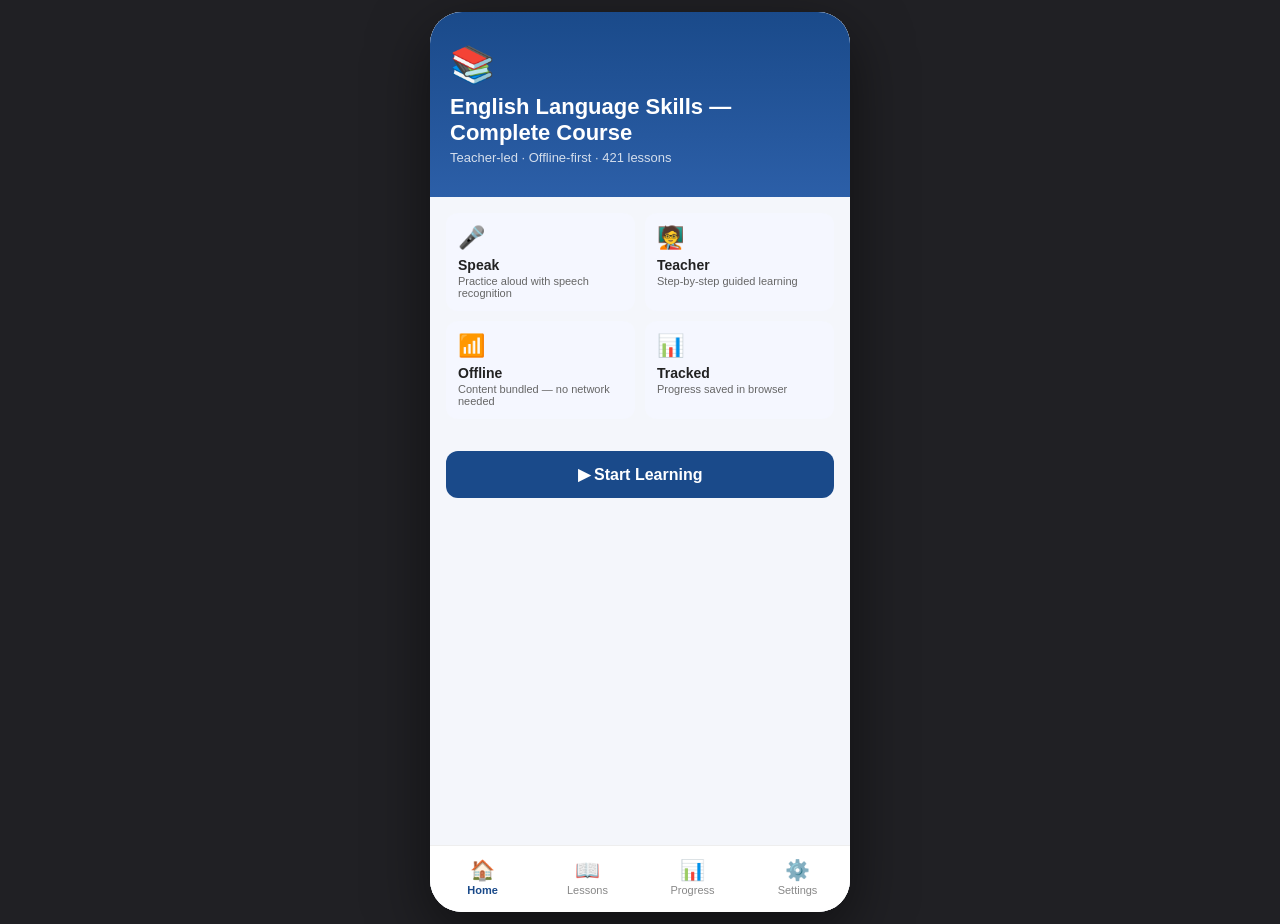
<file: web/index.html>
<!DOCTYPE html>
<html lang="en">
<head>
  <meta charset="UTF-8">
  <meta name="viewport" content="width=device-width, initial-scale=1, maximum-scale=1">
  <title>Englive — English Language Skills</title>
  <link rel="stylesheet" href="style.css?v=23">
</head>
<body>
  <div id="phone">
    <div id="app">
      <div class="loading">Loading course…</div>
    </div>
  </div>
  <script src="app.js?v=23"></script>
</body>
</html>
</file>
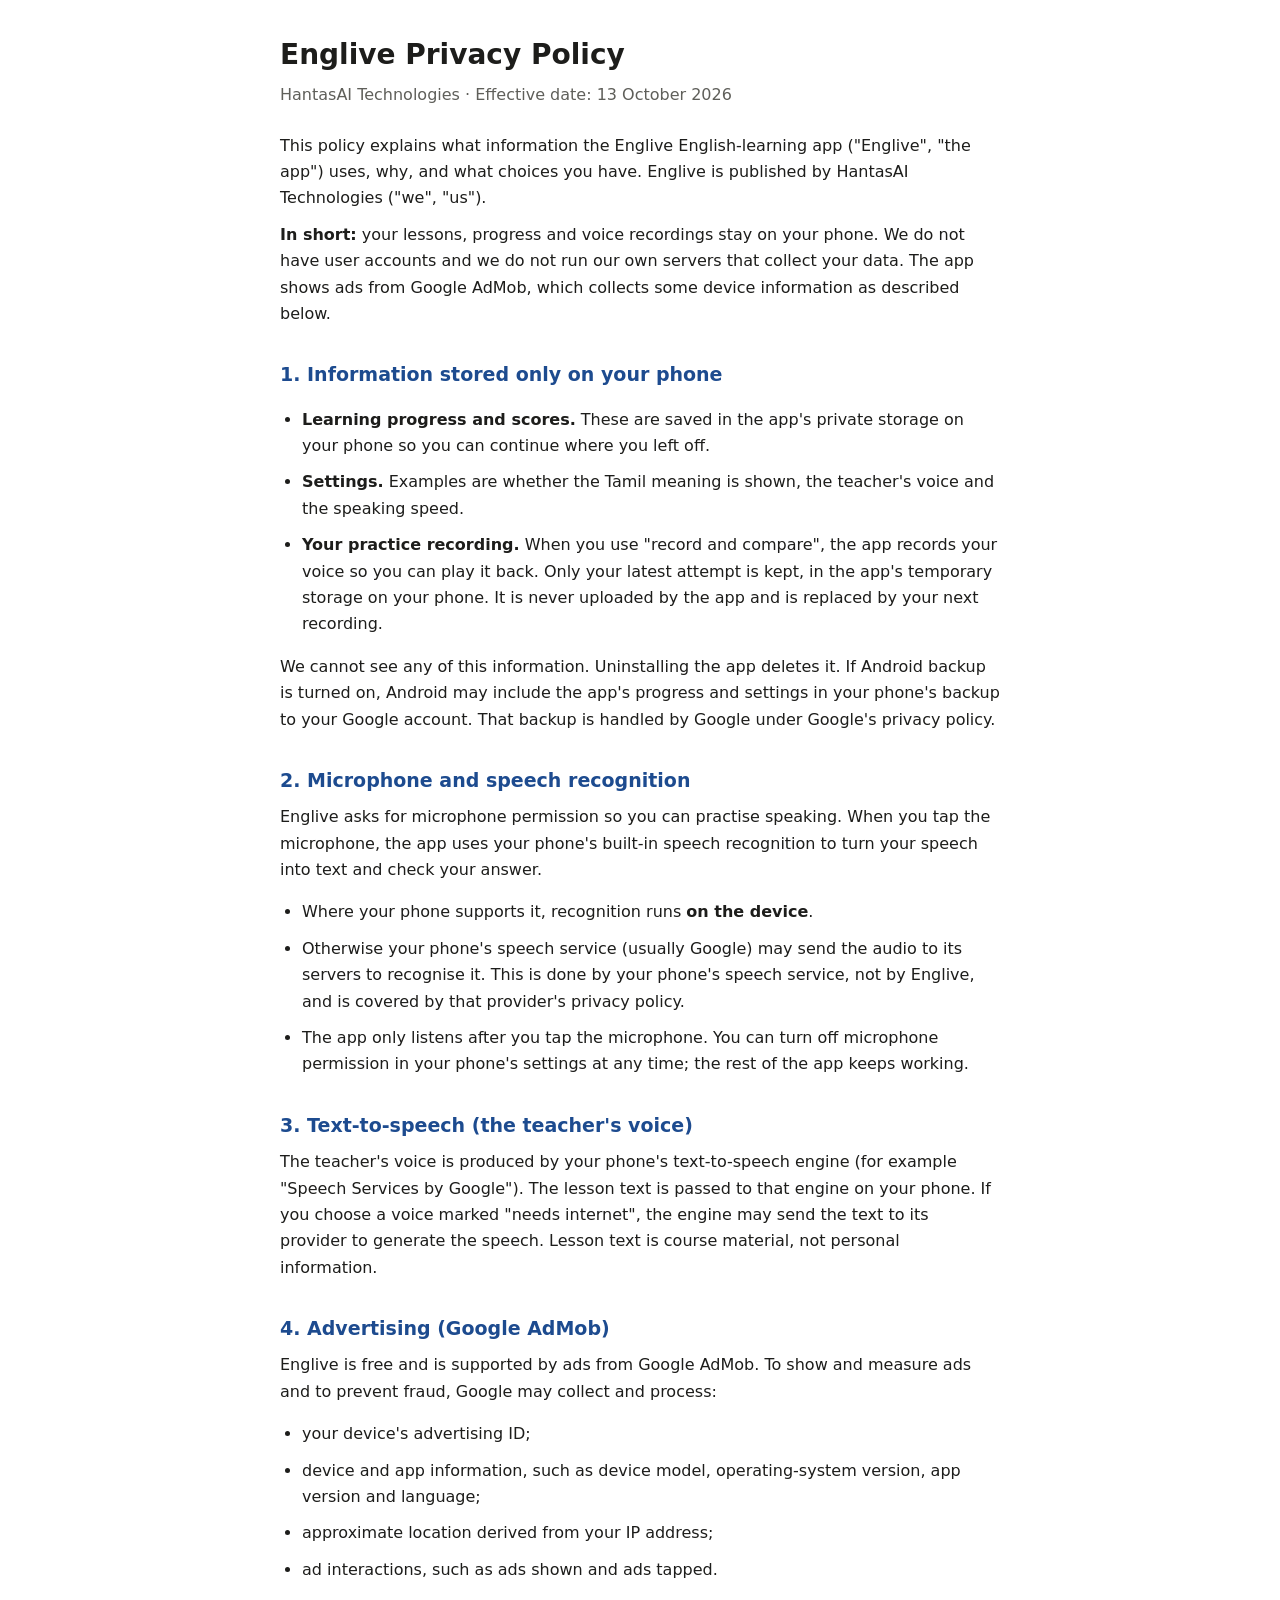
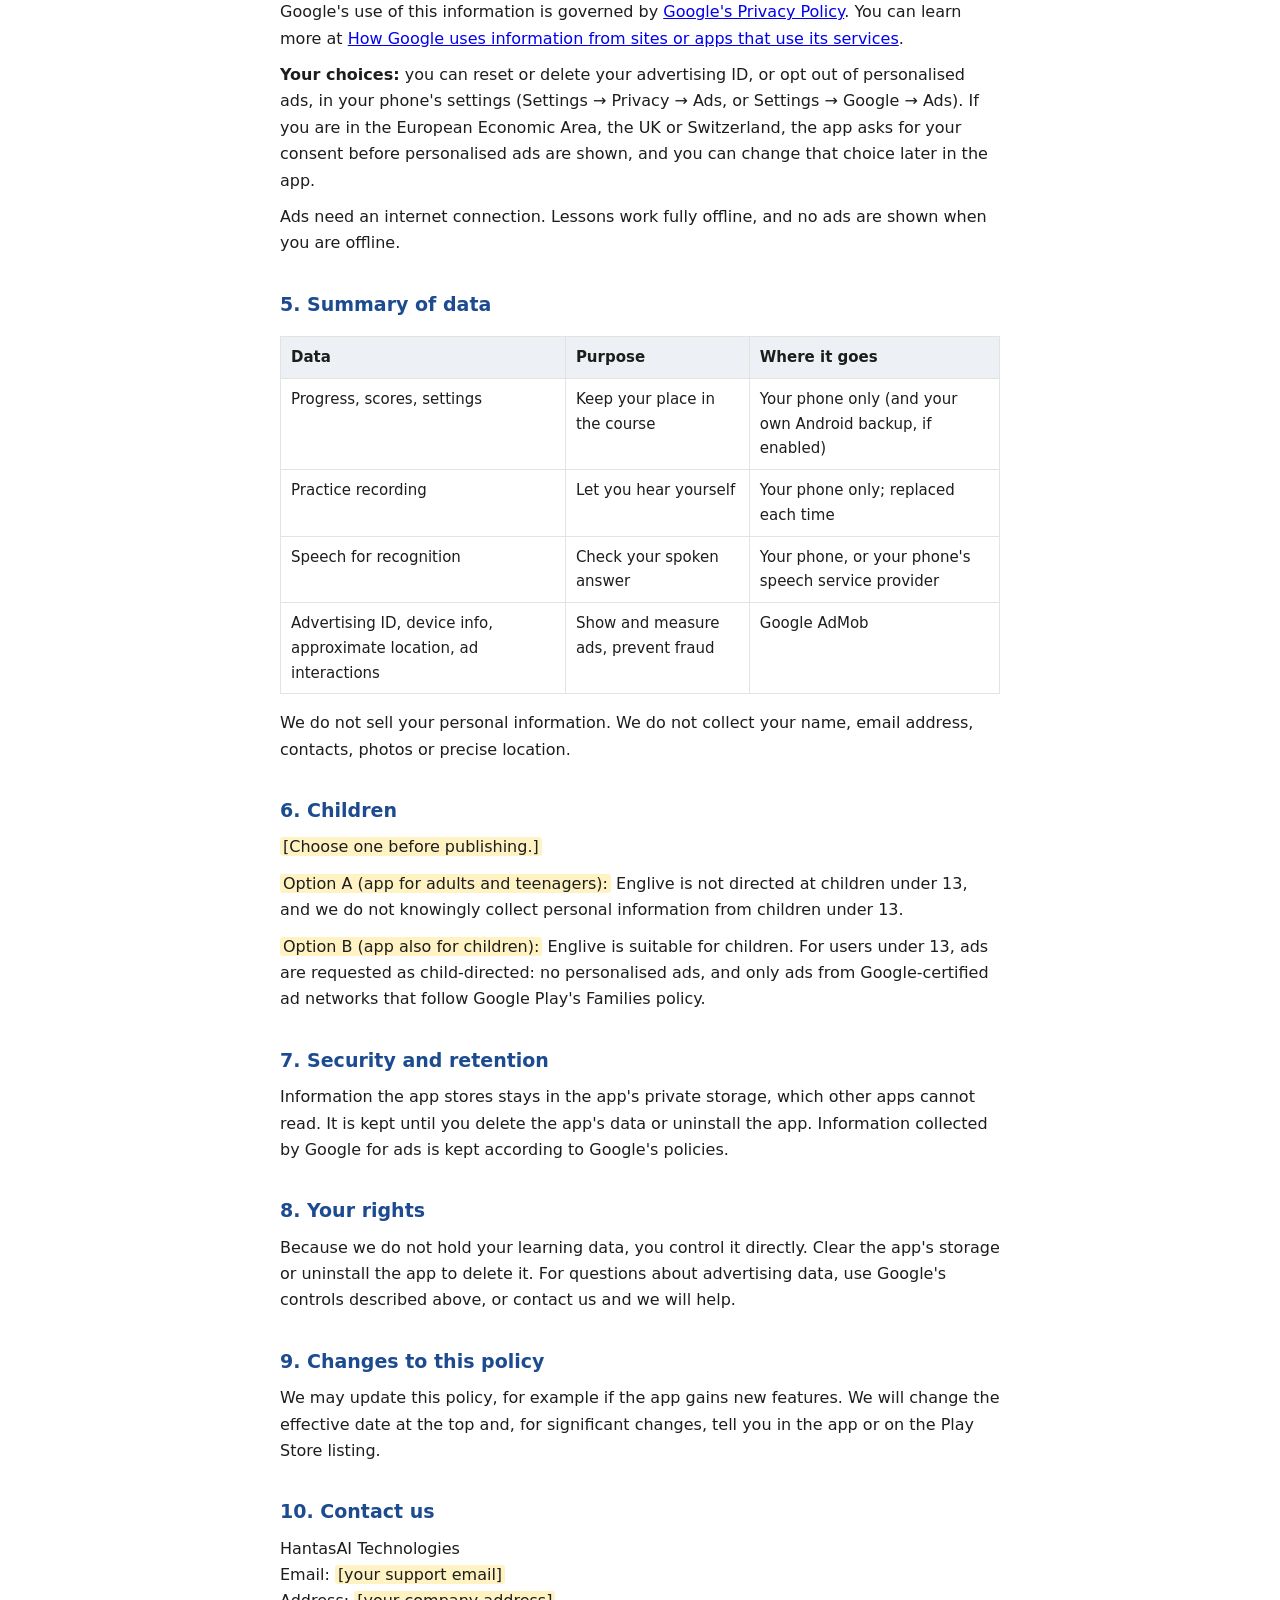
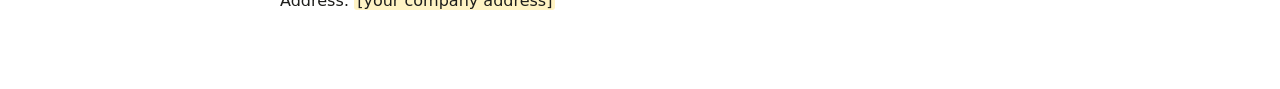
<file: docs/privacy-policy.html>
<!doctype html>
<html lang="en">
<head>
<meta charset="utf-8">
<meta name="viewport" content="width=device-width, initial-scale=1">
<title>Englive Privacy Policy</title>
<style>
  :root { --bg:#ffffff; --text:#1d1d1b; --muted:#5f5f5a; --line:#e3e3df; --accent:#1d4b8f; --mark:#fff3c4; }
  @media (prefers-color-scheme: dark) { :root { --bg:#161615; --text:#ececea; --muted:#a6a6a0; --line:#333331; --accent:#8fb4f0; --mark:#4a3f12; } }
  body { margin:0; background:var(--bg); color:var(--text); font:16px/1.65 system-ui, -apple-system, "Segoe UI", sans-serif; }
  main { max-width:720px; margin:0 auto; padding:32px 16px 64px; }
  h1 { font-size:28px; margin:0 0 4px; }
  h2 { font-size:19px; margin:32px 0 8px; color:var(--accent); }
  p, li { margin:0 0 10px; }
  ul { padding-left:22px; }
  .meta { color:var(--muted); margin-bottom:24px; }
  mark { background:var(--mark); color:inherit; padding:0 3px; border-radius:3px; }
  table { border-collapse:collapse; width:100%; margin:8px 0 16px; font-size:15px; }
  th, td { border:1px solid var(--line); padding:8px 10px; text-align:left; vertical-align:top; }
  th { background:color-mix(in srgb, var(--accent) 8%, transparent); }
  .wrap { overflow-x:auto; }
</style>
</head>
<body>
<main>
  <h1>Englive Privacy Policy</h1>
  <p class="meta">HantasAI Technologies · Effective date: 13 October 2026</p>

  <p>This policy explains what information the Englive English-learning app ("Englive", "the app") uses, why, and what choices you have. Englive is published by HantasAI Technologies ("we", "us").</p>
  <p><strong>In short:</strong> your lessons, progress and voice recordings stay on your phone. We do not have user accounts and we do not run our own servers that collect your data. The app shows ads from Google AdMob, which collects some device information as described below.</p>

  <h2>1. Information stored only on your phone</h2>
  <ul>
    <li><strong>Learning progress and scores.</strong> These are saved in the app's private storage on your phone so you can continue where you left off.</li>
    <li><strong>Settings.</strong> Examples are whether the Tamil meaning is shown, the teacher's voice and the speaking speed.</li>
    <li><strong>Your practice recording.</strong> When you use "record and compare", the app records your voice so you can play it back. Only your latest attempt is kept, in the app's temporary storage on your phone. It is never uploaded by the app and is replaced by your next recording.</li>
  </ul>
  <p>We cannot see any of this information. Uninstalling the app deletes it. If Android backup is turned on, Android may include the app's progress and settings in your phone's backup to your Google account. That backup is handled by Google under Google's privacy policy.</p>

  <h2>2. Microphone and speech recognition</h2>
  <p>Englive asks for microphone permission so you can practise speaking. When you tap the microphone, the app uses your phone's built-in speech recognition to turn your speech into text and check your answer.</p>
  <ul>
    <li>Where your phone supports it, recognition runs <strong>on the device</strong>.</li>
    <li>Otherwise your phone's speech service (usually Google) may send the audio to its servers to recognise it. This is done by your phone's speech service, not by Englive, and is covered by that provider's privacy policy.</li>
    <li>The app only listens after you tap the microphone. You can turn off microphone permission in your phone's settings at any time; the rest of the app keeps working.</li>
  </ul>

  <h2>3. Text-to-speech (the teacher's voice)</h2>
  <p>The teacher's voice is produced by your phone's text-to-speech engine (for example "Speech Services by Google"). The lesson text is passed to that engine on your phone. If you choose a voice marked "needs internet", the engine may send the text to its provider to generate the speech. Lesson text is course material, not personal information.</p>

  <h2>4. Advertising (Google AdMob)</h2>
  <p>Englive is free and is supported by ads from Google AdMob. To show and measure ads and to prevent fraud, Google may collect and process:</p>
  <ul>
    <li>your device's advertising ID;</li>
    <li>device and app information, such as device model, operating-system version, app version and language;</li>
    <li>approximate location derived from your IP address;</li>
    <li>ad interactions, such as ads shown and ads tapped.</li>
  </ul>
  <p>Google's use of this information is governed by <a href="https://policies.google.com/privacy">Google's Privacy Policy</a>. You can learn more at <a href="https://policies.google.com/technologies/partner-sites">How Google uses information from sites or apps that use its services</a>.</p>
  <p><strong>Your choices:</strong> you can reset or delete your advertising ID, or opt out of personalised ads, in your phone's settings (Settings → Privacy → Ads, or Settings → Google → Ads). If you are in the European Economic Area, the UK or Switzerland, the app asks for your consent before personalised ads are shown, and you can change that choice later in the app.</p>
  <p>Ads need an internet connection. Lessons work fully offline, and no ads are shown when you are offline.</p>

  <h2>5. Summary of data</h2>
  <div class="wrap">
  <table>
    <tr><th>Data</th><th>Purpose</th><th>Where it goes</th></tr>
    <tr><td>Progress, scores, settings</td><td>Keep your place in the course</td><td>Your phone only (and your own Android backup, if enabled)</td></tr>
    <tr><td>Practice recording</td><td>Let you hear yourself</td><td>Your phone only; replaced each time</td></tr>
    <tr><td>Speech for recognition</td><td>Check your spoken answer</td><td>Your phone, or your phone's speech service provider</td></tr>
    <tr><td>Advertising ID, device info, approximate location, ad interactions</td><td>Show and measure ads, prevent fraud</td><td>Google AdMob</td></tr>
  </table>
  </div>
  <p>We do not sell your personal information. We do not collect your name, email address, contacts, photos or precise location.</p>

  <h2>6. Children</h2>
  <p><mark>[Choose one before publishing.]</mark></p>
  <p><mark>Option A (app for adults and teenagers):</mark> Englive is not directed at children under 13, and we do not knowingly collect personal information from children under 13.</p>
  <p><mark>Option B (app also for children):</mark> Englive is suitable for children. For users under 13, ads are requested as child-directed: no personalised ads, and only ads from Google-certified ad networks that follow Google Play's Families policy.</p>

  <h2>7. Security and retention</h2>
  <p>Information the app stores stays in the app's private storage, which other apps cannot read. It is kept until you delete the app's data or uninstall the app. Information collected by Google for ads is kept according to Google's policies.</p>

  <h2>8. Your rights</h2>
  <p>Because we do not hold your learning data, you control it directly. Clear the app's storage or uninstall the app to delete it. For questions about advertising data, use Google's controls described above, or contact us and we will help.</p>

  <h2>9. Changes to this policy</h2>
  <p>We may update this policy, for example if the app gains new features. We will change the effective date at the top and, for significant changes, tell you in the app or on the Play Store listing.</p>

  <h2>10. Contact us</h2>
  <p>HantasAI Technologies<br>
  Email: <mark>[your support email]</mark><br>
  Address: <mark>[your company address]</mark></p>
</main>
</body>
</html>
</file>
<file: web/style.css>
/* Englive Web — mirrors the Android brand colors */
:root {
  --primary: #1A4A8A;
  --primary-2: #2C5FA8;
  --accent: #F5A623;
  --success: #2E7D32;
  --error: #C62828;
  --bg: #F4F6FB;
  --surface: #FFFFFF;
  --surface-2: #F5F7FF;
  --card-border: #E8EAF6;
  --muted: #666;
  --muted-2: #888;
  --divider: #EEE;
  --pill: #D6E4FF;
  --bubble-teacher: #E8EEF9;
  --bubble-student: #E8F5E9;
}

* { box-sizing: border-box; }
html, body { margin: 0; padding: 0; font-family: -apple-system, BlinkMacSystemFont, "Segoe UI", Roboto, sans-serif; background: #202024; color: #222; }

/* Phone-shaped frame so laptop preview feels like Android */
#phone {
  width: 420px;
  max-width: 100vw;
  height: 100vh;
  max-height: 900px;
  margin: 12px auto;
  border-radius: 32px;
  overflow: hidden;
  background: var(--bg);
  box-shadow: 0 20px 60px rgba(0,0,0,.5);
  position: relative;
  display: flex;
  flex-direction: column;
}
@media (max-width: 500px) {
  #phone { width: 100vw; height: 100vh; max-height: none; margin: 0; border-radius: 0; }
}

#app { flex: 1; display: flex; flex-direction: column; overflow: hidden; }
.screen { flex: 1; display: flex; flex-direction: column; overflow: hidden; background: var(--bg); }

.loading { padding: 40px; text-align: center; color: var(--muted); }

/* ── Top bar ────────────────────────────────────────────────── */
.topbar {
  background: linear-gradient(180deg, var(--primary) 0%, var(--primary-2) 100%);
  color: white;
  padding: 20px 16px 18px;
  display: flex;
  align-items: center;
  gap: 8px;
}
.topbar .back { background: none; border: none; color: white; font-size: 22px; padding: 4px 8px; cursor: pointer; }
.topbar .title { font-weight: bold; font-size: 16px; flex: 1; line-height: 1.2; }
.topbar .subtitle { font-size: 12px; opacity: .8; }
.topbar .badge {
  background: var(--pill); color: var(--primary);
  border-radius: 8px; padding: 4px 10px; font-size: 13px; font-weight: bold;
}
.topbar .mute-btn { background: none; border: none; color: white; font-size: 20px; cursor: pointer; opacity: .8; }
.topbar .mute-btn.muted { color: #ffb3b3; opacity: 1; }

/* ── Scrolling body ─────────────────────────────────────────── */
.body { flex: 1; overflow-y: auto; padding: 16px; }
.body.pad0 { padding: 0; }

/* ── Progress bar strip ─────────────────────────────────────── */
.progress-strip { height: 4px; background: #E8EAF6; overflow: hidden; }
.progress-strip .fill { height: 100%; background: var(--accent); transition: width .3s; }

/* ── Card ───────────────────────────────────────────────────── */
.card {
  background: var(--surface);
  border-radius: 14px;
  padding: 14px;
  margin-bottom: 12px;
  box-shadow: 0 1px 2px rgba(0,0,0,.05);
}
.card.clickable { cursor: pointer; }
.card.clickable:active { background: #F0F2F8; }

.section-hdr { font-size: 11px; font-weight: bold; color: var(--primary); letter-spacing: 1px; padding: 12px 4px 6px; text-transform: uppercase; }

/* ── Section intro overview card (context, not a lesson) ─────────────────── */
.intro-card {
  background: linear-gradient(180deg, #FFF9E6, #FFF3D6);
  border-left: 3px solid var(--accent);
  border-radius: 10px;
  padding: 12px 14px;
  margin: 4px 0 10px;
}
.intro-hdr {
  font-size: 11px;
  font-weight: bold;
  color: #7B5E00;
  text-transform: uppercase;
  letter-spacing: 1px;
  margin-bottom: 8px;
}
.intro-para {
  font-size: 13px;
  line-height: 1.6;
  color: #5D4037;
  margin-bottom: 8px;
}
.intro-para:last-of-type { margin-bottom: 10px; }
/* ── Module Final Exam card ─────────────────────────────────────────────── */
.exam-card {
  display: flex;
  align-items: center;
  gap: 14px;
  padding: 16px 14px;
  border-radius: 14px;
  margin-top: 20px;
  border-left: 4px solid var(--accent);
  box-shadow: 0 1px 3px rgba(0,0,0,.06);
}
.exam-card.clickable { cursor: pointer; }
.exam-card.clickable:active { filter: brightness(.97); }
.exam-emoji { font-size: 32px; }
.exam-info { flex: 1; }
.exam-title { font-weight: bold; font-size: 14px; color: #333; }
.exam-stat { font-size: 12px; color: #5D4037; margin-top: 3px; }

.intro-listen {
  background: white;
  border: 1px solid #E0C77A;
  color: #7B5E00;
  border-radius: 8px;
  padding: 6px 12px;
  font-size: 12px;
  font-weight: 600;
  cursor: pointer;
}

/* ── Home screen ────────────────────────────────────────────── */
.hero {
  background: linear-gradient(180deg, var(--primary), var(--primary-2));
  color: white;
  padding: 32px 20px;
}
.hero .emoji { font-size: 36px; margin-bottom: 8px; }
.hero h1 { font-size: 22px; margin: 4px 0; }
.hero .tag { font-size: 13px; opacity: .8; margin-top: 4px; }

.feature-grid { display: grid; grid-template-columns: 1fr 1fr; gap: 10px; padding: 16px; }
.feature-card { background: var(--surface-2); border-radius: 12px; padding: 12px; }
.feature-card .fe { font-size: 22px; }
.feature-card .ft { font-weight: 600; font-size: 14px; margin-top: 6px; }
.feature-card .fd { font-size: 11px; color: var(--muted); margin-top: 2px; }

.big-btn {
  display: block; width: calc(100% - 32px); margin: 16px; padding: 14px;
  background: var(--primary); color: white; border: none; border-radius: 12px;
  font-size: 16px; font-weight: 600; cursor: pointer;
}
.big-btn.amber { background: var(--accent); }
.big-btn.success { background: var(--success); }
.big-btn.muted { background: #666; }
.big-btn:disabled { opacity: .4; cursor: not-allowed; }

/* ── Overview: modules ──────────────────────────────────────── */
.overall-card { display: flex; flex-direction: column; gap: 8px; }
.overall-card .row { display: flex; justify-content: space-between; align-items: center; }
.overall-card .pct { color: var(--primary); font-weight: bold; }
.bar { height: 8px; background: #E0E0E0; border-radius: 4px; overflow: hidden; }
.bar .fill { height: 100%; background: var(--primary); transition: width .3s; }
.bar.thin { height: 4px; }
.bar.thin .fill { background: var(--accent); }

.module-card { display: flex; gap: 14px; align-items: center; }
.module-card .icon-box {
  width: 52px; height: 52px; border-radius: 12px;
  background: var(--primary); color: white; font-size: 26px;
  display: flex; align-items: center; justify-content: center;
}
.module-card.done .icon-box { background: var(--success); }
.module-card .info { flex: 1; }
.module-card .name { font-weight: bold; font-size: 14px; }
.module-card .stat { font-size: 11px; color: var(--muted-2); margin-top: 2px; }
.module-card .stat.ok { color: var(--success); }
.module-card .chevron { color: #BBB; font-size: 20px; }

/* ── Lesson list ────────────────────────────────────────────── */
.lesson-card { display: flex; gap: 14px; align-items: center; }
.lesson-card .day-badge {
  width: 44px; height: 44px; border-radius: 10px;
  background: var(--primary); color: white; font-weight: bold;
  display: flex; align-items: center; justify-content: center;
}
.lesson-card.done .day-badge { background: var(--success); }
.lesson-card .info { flex: 1; }
.lesson-card .name { font-weight: 600; font-size: 14px; }
.lesson-card .stat { font-size: 11px; color: var(--muted-2); margin-top: 2px; }
.lesson-card .stat.ok { color: var(--success); }

/* ── Teacher / Lesson screen ────────────────────────────────── */
.chip {
  display: inline-flex; align-items: center; gap: 6px;
  padding: 5px 10px; border-radius: 999px;
  font-size: 12px; font-weight: 600;
}
.chip.listen  { background: #E3F2FD; color: #1565C0; }
.chip.read    { background: #E3F2FD; color: #1565C0; }
.chip.speak   { background: #E8F5E9; color: var(--success); }
.chip.write   { background: #FFF8E1; color: #795548; }
.chip.assess  { background: #F3E5F5; color: #6A1B9A; }
.chip.dis     { background: #E0F7FA; color: #00695C; }
.chip.role    { background: #FCE4EC; color: var(--error); }
.chip.teach   { background: #EEE8AA; color: #7B5E00; }

.teacher-bubble { display: flex; gap: 10px; align-items: flex-start; margin-top: 12px; }
.avatar {
  width: 40px; height: 40px; border-radius: 50%;
  background: var(--primary); color: white;
  display: flex; align-items: center; justify-content: center; font-size: 20px; flex-shrink: 0;
}
.avatar.student { background: var(--success); }
.bubble {
  background: var(--bubble-teacher);
  border-radius: 4px 14px 14px 14px;
  padding: 12px; flex: 1;
  font-size: 14px; line-height: 1.5;
  white-space: pre-line;
  position: relative;
}
.bubble .content-body { transition: filter .3s; }
.bubble.blur .content-body { filter: blur(10px); user-select: none; color: transparent; text-shadow: 0 0 12px rgba(0,0,0,.5); }

/* ── Structured content blocks (rule / example / exception / note) ─────── */
.blk { margin: 6px 0; padding: 8px 10px; border-radius: 8px; border-left: 3px solid #DDD; }
.blk-hdr { font-size: 10px; font-weight: bold; text-transform: uppercase; letter-spacing: 1px; margin-bottom: 4px; opacity: 0.85; }
.blk-txt { font-size: 14px; line-height: 1.5; }
.blk-body { border-left-color: transparent; padding-left: 0; background: transparent; }
.blk-rule { background: #E8EEF9; border-left-color: var(--primary); }
.blk-rule .blk-hdr { color: var(--primary); }
.blk-example { background: #FFF9E6; border-left-color: var(--accent); }
.blk-example .blk-hdr { color: #7B5E00; }
.blk-exception { background: #FFEBEE; border-left-color: var(--error); }
.blk-exception .blk-hdr { color: var(--error); }
.blk-note { background: #F3E5F5; border-left-color: #6A1B9A; }
.blk-note .blk-hdr { color: #6A1B9A; }

/* ── Q&A list ────────────────────────────────────────────────────────── */
.qa-list { display: flex; flex-direction: column; gap: 8px; }
.qa-item { border-left: 2px solid var(--divider); padding: 4px 8px; }
.qa-q { font-size: 14px; line-height: 1.5; }
.qa-a { font-size: 14px; line-height: 1.5; color: var(--success); margin-top: 4px; padding-left: 24px; }
.qa-label { display: inline-block; min-width: 22px; font-size: 10px; font-weight: bold; background: var(--divider); padding: 1px 5px; border-radius: 4px; margin-right: 6px; vertical-align: middle; }
.qa-label.q { background: var(--pill); color: var(--primary); }
.qa-a .qa-label { background: #C8E6C9; color: var(--success); }

/* ── Phrase card (situation → phrase to say) ─────────────────────────── */
.phr-context {
  font-size: 13px; color: var(--muted); line-height: 1.5;
  margin-bottom: 10px; padding: 8px 10px;
  background: #FFF9E6; border-left: 3px solid var(--accent);
  border-radius: 6px;
}
.phr-card {
  background: linear-gradient(180deg, #E8F5E9, #C8E6C9);
  border-radius: 12px; padding: 14px 16px;
  border: 2px solid var(--success);
  text-align: center;
}
.phr-label {
  font-size: 10px; font-weight: bold; color: var(--success);
  letter-spacing: 2px; margin-bottom: 8px;
}
.phr-text {
  font-size: 20px; font-weight: 600; color: #1B5E20;
  line-height: 1.4; font-style: italic;
}

/* ── Content tables ──────────────────────────────────────────────────── */
.content-table { width: 100%; border-collapse: collapse; font-size: 13px; margin: 4px 0; }
.content-table th { background: var(--primary); color: white; text-align: left; padding: 8px 10px; font-weight: 600; }
.content-table td { padding: 6px 10px; border-bottom: 1px solid var(--divider); }
.content-table tr:nth-child(even) td { background: var(--surface-2); }
.bubble .peek-btn {
  position: absolute; top: 8px; right: 8px;
  background: white; border: 1px solid #C4CFE5;
  padding: 3px 8px; border-radius: 6px; font-size: 11px;
  cursor: pointer; color: var(--primary);
}
.instr {
  background: #FFF8E1; color: #795548;
  border-radius: 10px; padding: 10px 12px;
  font-size: 13px; margin: 12px 0 0;
  border-left: 3px solid var(--accent);
}
.instr b { color: #5D4037; }
.bubble .who { font-size: 11px; color: var(--muted-2); margin-bottom: 4px; font-weight: bold; }
.bubble .replay-btn {
  margin-top: 10px; background: white; border: 1px solid #C4CFE5;
  padding: 4px 10px; border-radius: 8px; font-size: 12px; cursor: pointer; color: var(--primary);
}

.turn-row { display: flex; gap: 8px; margin-bottom: 10px; }
.turn-row.student { flex-direction: row-reverse; }
.turn-row.student .bubble { background: var(--bubble-student); border-radius: 14px 4px 14px 14px; color: var(--success); }
.turn-row .role-badge { font-size: 9px; padding: 1px 5px; border-radius: 4px; font-weight: bold; display: inline-block; margin-left: 6px; }
.turn-row .role-question { background: rgba(21,101,192,.12); color: #1565C0; }
.turn-row .role-request { background: rgba(106,27,154,.12); color: #6A1B9A; }
.turn-row .role-greeting { background: rgba(46,125,50,.12); color: var(--success); }
.turn-row .role-ack { background: rgba(121,85,72,.12); color: #795548; }
.turn-row .role-action { background: rgba(85,85,85,.12); color: #555; }

.feedback {
  border-radius: 12px; padding: 12px;
  margin-top: 12px; font-size: 13px;
}
.feedback.ok { background: #E8F5E9; color: var(--success); }
.feedback.err { background: #FFEBEE; color: var(--error); }
.feedback.info { background: #FFF8E1; color: #795548; }

.stt-row { padding: 8px 0; font-size: 12px; color: var(--muted-2); }
.stt-row.listening { color: var(--success); font-weight: 600; }
.stt-row.result { color: var(--primary); font-weight: 600; }

.answer-input {
  width: 100%; margin-top: 12px; padding: 12px;
  border: 1px solid #C4CFE5; border-radius: 12px; font-size: 14px; font-family: inherit;
  resize: vertical; min-height: 80px;
}

/* ── Action bar (bottom) ─────────────────────────────────────── */
.action-bar {
  background: white; box-shadow: 0 -4px 8px rgba(0,0,0,.06);
  padding: 12px 16px;
  display: flex; gap: 10px; align-items: center;
}
.action-bar button {
  flex: 1; height: 48px; border: none; border-radius: 12px;
  font-size: 14px; font-weight: 600; cursor: pointer;
  color: white;
}
.action-bar .btn-mic { background: var(--success); }
.action-bar .btn-check { background: var(--primary); }
.action-bar .btn-continue { background: var(--primary); }
.action-bar .btn-retry { background: var(--accent); }
.action-bar .btn-next { background: #666; }
.action-bar .btn-skip { background: #999; flex: 0 0 80px; }
.action-bar button:disabled { opacity: .5; cursor: not-allowed; }

/* ── Result screen ──────────────────────────────────────────── */
.result { text-align: center; padding: 24px; }
.result .badge {
  width: 120px; height: 120px; border-radius: 50%; margin: 16px auto;
  display: flex; flex-direction: column; align-items: center; justify-content: center;
  background: var(--success); color: white;
}
.result .badge.fail { background: var(--accent); }
.result .badge .score { font-size: 32px; font-weight: 800; }
.result .badge .label { font-size: 10px; letter-spacing: 1px; font-weight: bold; }
.result h2 { margin: 8px 0 4px; }

/* ── Bottom nav ─────────────────────────────────────────────── */
.bottom-nav {
  display: flex; background: white; border-top: 1px solid var(--divider);
  padding: 4px 0 8px;
}
.nav-item {
  flex: 1; text-align: center; padding: 8px 0; cursor: pointer;
  color: var(--muted-2); font-size: 11px;
}
.nav-item .ni { font-size: 20px; display: block; margin-bottom: 2px; }
.nav-item.active { color: var(--primary); font-weight: 600; }

/* ── Progress screen ────────────────────────────────────────── */
.progress-row { display: flex; align-items: center; gap: 12px; padding: 12px; }
.progress-row .day-box {
  width: 36px; height: 36px; border-radius: 8px;
  display: flex; align-items: center; justify-content: center;
  color: white; font-weight: bold; font-size: 12px;
}
.progress-row .day-box.pending { background: #E0E0E0; color: #555; }
.progress-row .day-box.done { background: var(--success); }
.progress-row .info { flex: 1; }
.progress-row .info .name { font-size: 13px; font-weight: 600; }
.progress-row .info .stat { font-size: 11px; color: var(--muted-2); margin-top: 2px; }
.progress-row .score { font-size: 13px; font-weight: bold; }

/* ── Tap-to-translate ───────────────────────────────────────── */
.w { cursor: pointer; border-bottom: 1px dotted rgba(26, 74, 138, 0.35); }
.w:active { background: rgba(245, 166, 35, 0.35); }
.wp-scrim {
  position: fixed; inset: 0; background: rgba(0, 0, 0, 0.32);
  display: flex; align-items: flex-end; justify-content: center; z-index: 50;
}
.wp-card {
  width: 100%; max-width: 460px; margin: 16px; background: #fff;
  border-radius: 16px; padding: 16px 18px; box-shadow: 0 10px 30px rgba(0, 0, 0, 0.25);
}
.wp-head { display: flex; align-items: flex-start; justify-content: space-between; }
.wp-word { font-size: 18px; font-weight: 700; color: var(--primary); }
.wp-label { font-size: 11px; color: var(--muted-2); margin-top: 2px; }
.wp-close { border: 0; background: transparent; font-size: 15px; color: var(--muted-2); cursor: pointer; }
.wp-meaning { margin-top: 10px; font-size: 24px; font-weight: 600; color: #1B5E20; }
.wp-hint { margin-top: 6px; font-size: 11px; color: var(--muted-2); }

/* ── Tamil translation line, printed under each English line ── */
.ta-line {
  margin-top: 3px;
  font-size: 13.5px;
  line-height: 1.55;
  color: #33691E;
}
.phr-card .ta-line { text-align: center; margin-top: 8px; }
.ta-speak {
  margin-left: 6px; padding: 0 3px; border: 0; background: transparent;
  cursor: pointer; font-size: 13px; vertical-align: middle;
}
.ta-speak:active { opacity: 0.6; }

/* ── Word-level pronunciation feedback ──────────────────────── */
.wd { margin-top: 8px; padding-top: 8px; border-top: 1px solid rgba(0, 0, 0, 0.08); }
.wd-title { font-size: 12px; font-weight: bold; margin-bottom: 4px; }
.wd-body { font-size: 13.5px; line-height: 1.6; }
.wd-heard { color: var(--success); }
.wd-missed { color: #C62828; font-weight: bold; text-decoration: underline; }
.wd-sum { font-size: 11px; color: var(--muted-2); margin-top: 4px; }
.wd-sum.ok { color: var(--success); }

/* ── Revision queue ─────────────────────────────────────────── */
.revise-row {
  display: flex; align-items: center; gap: 10px;
  padding: 6px 0; border-top: 1px solid rgba(0, 0, 0, 0.06);
}
.revise-row .info { flex: 1; }
.revise-row .name { font-size: 12.5px; font-weight: 600; }
.revise-row .stat { font-size: 11px; color: var(--muted-2); margin-top: 2px; }

/* Q&A check step: the question is asked, the model answer is held back until
   the student has tried. Mirrors ModelAnswerCard / QuizInstructionCard. */
.model-answer {
  background: #E8F5E9; border-radius: 12px; padding: 12px;
  margin: 14px 0 0; border-left: 3px solid #2E7D32;
}
.model-answer .ma-label {
  font-size: 11px; font-weight: 700; color: #2E7D32; letter-spacing: .04em;
}
.model-answer .ma-body { margin-top: 6px; font-size: 15px; line-height: 1.5; color: #1B3B1D; }
.model-answer .ma-hint { margin-top: 6px; font-size: 12px; color: #4E6E50; }
.model-answer .btn-skip { margin-top: 10px; }
</file>
